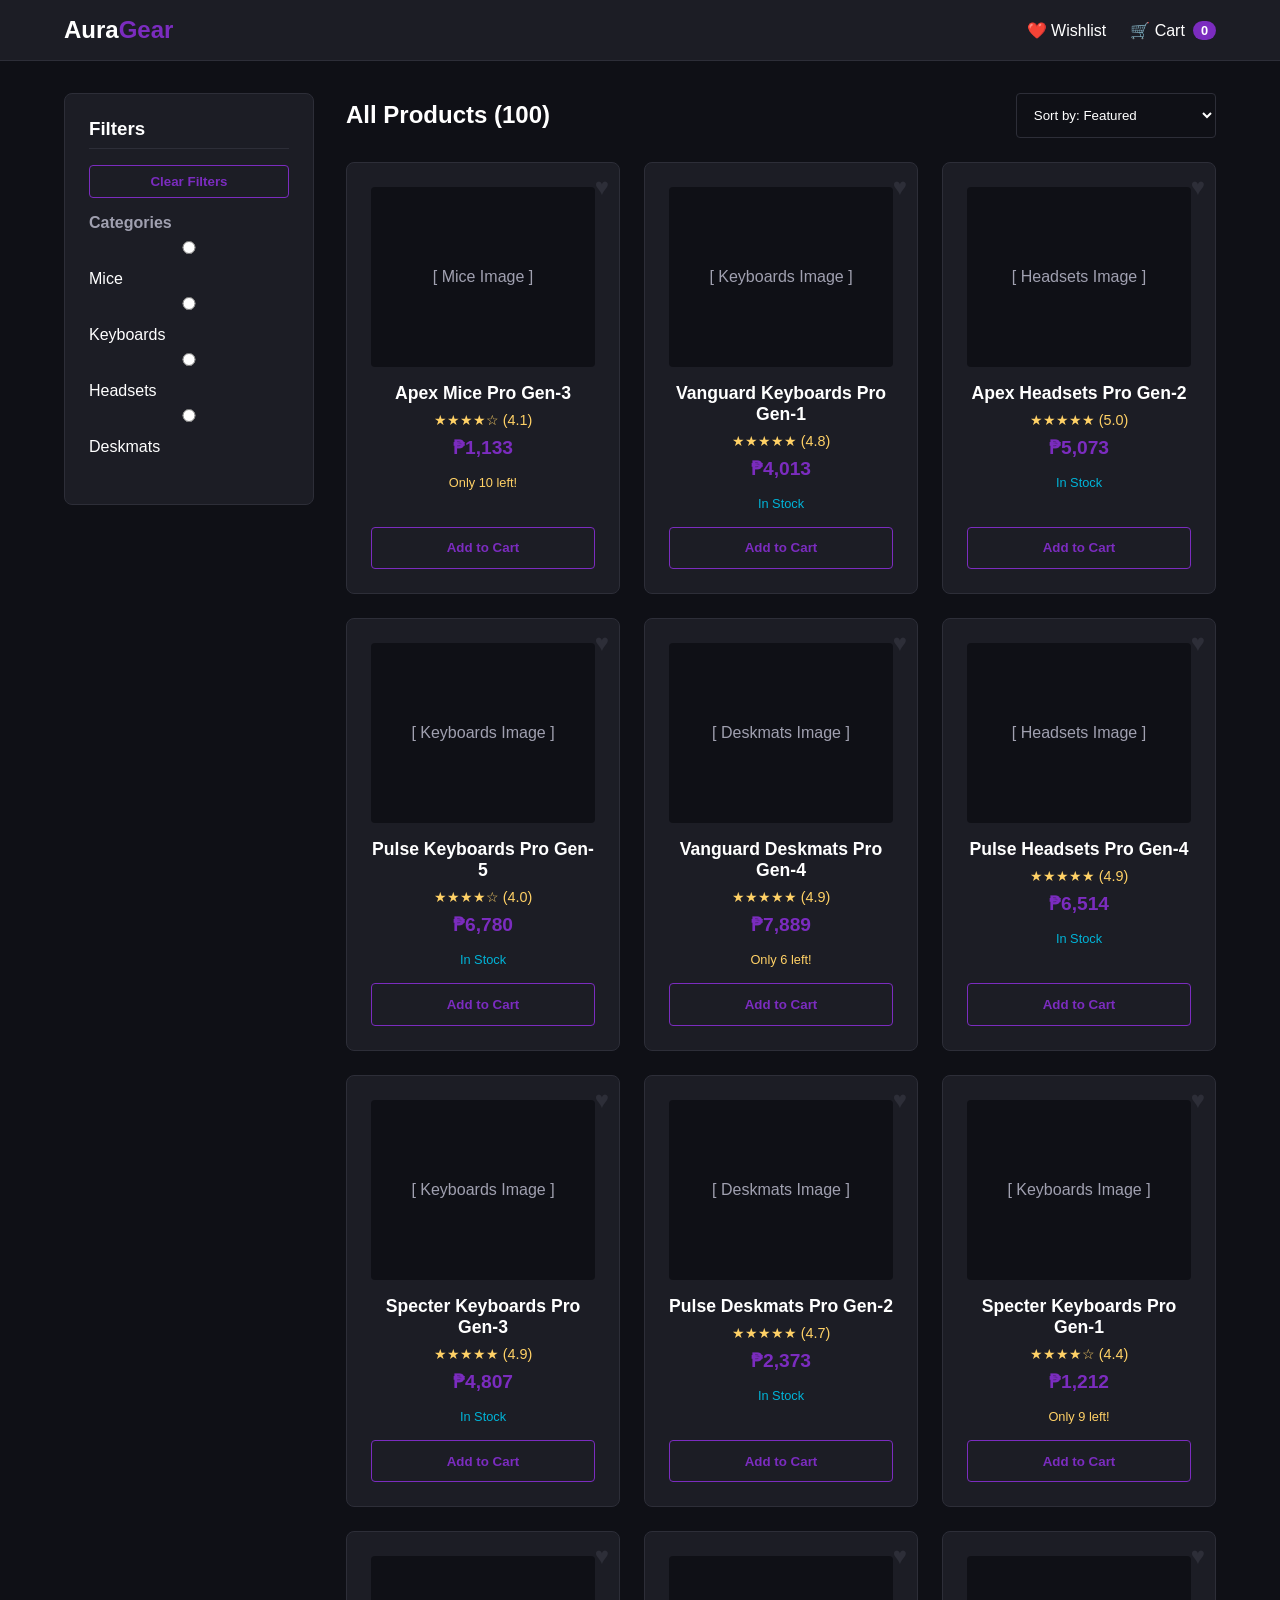
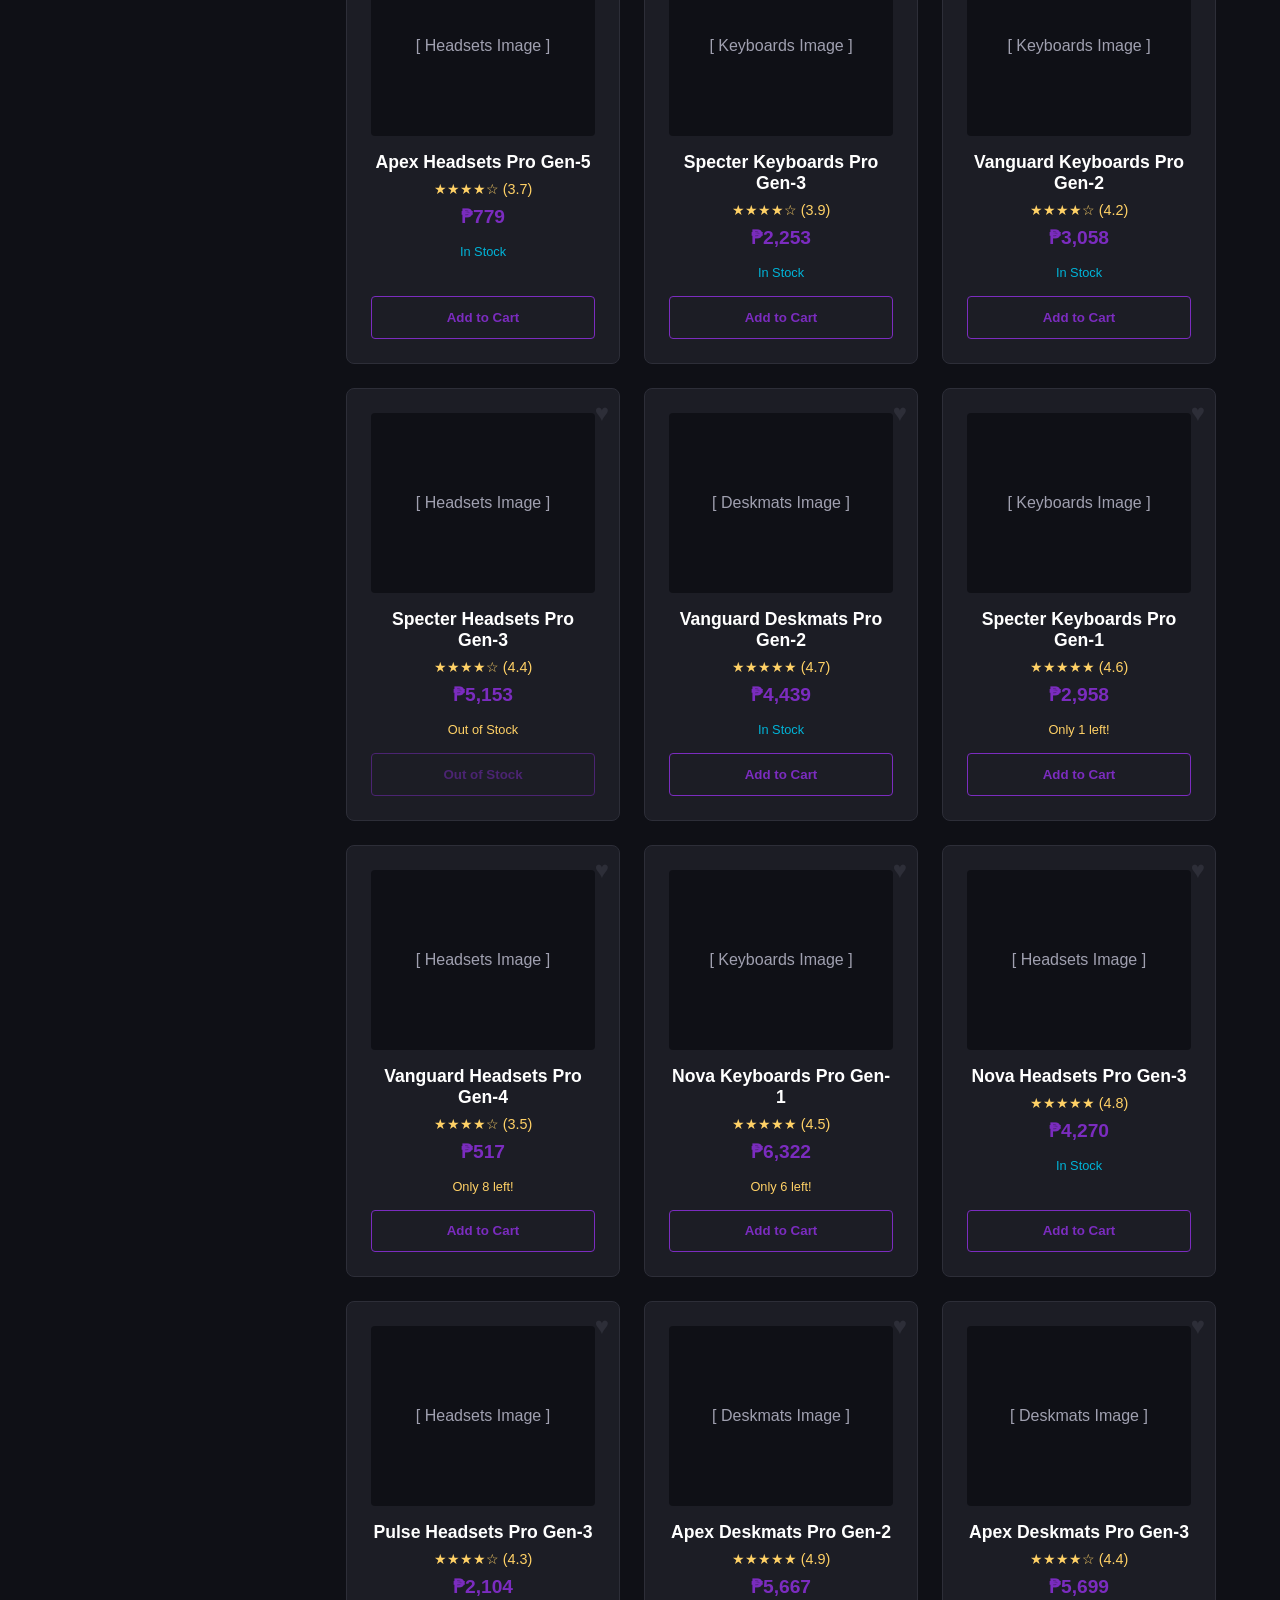
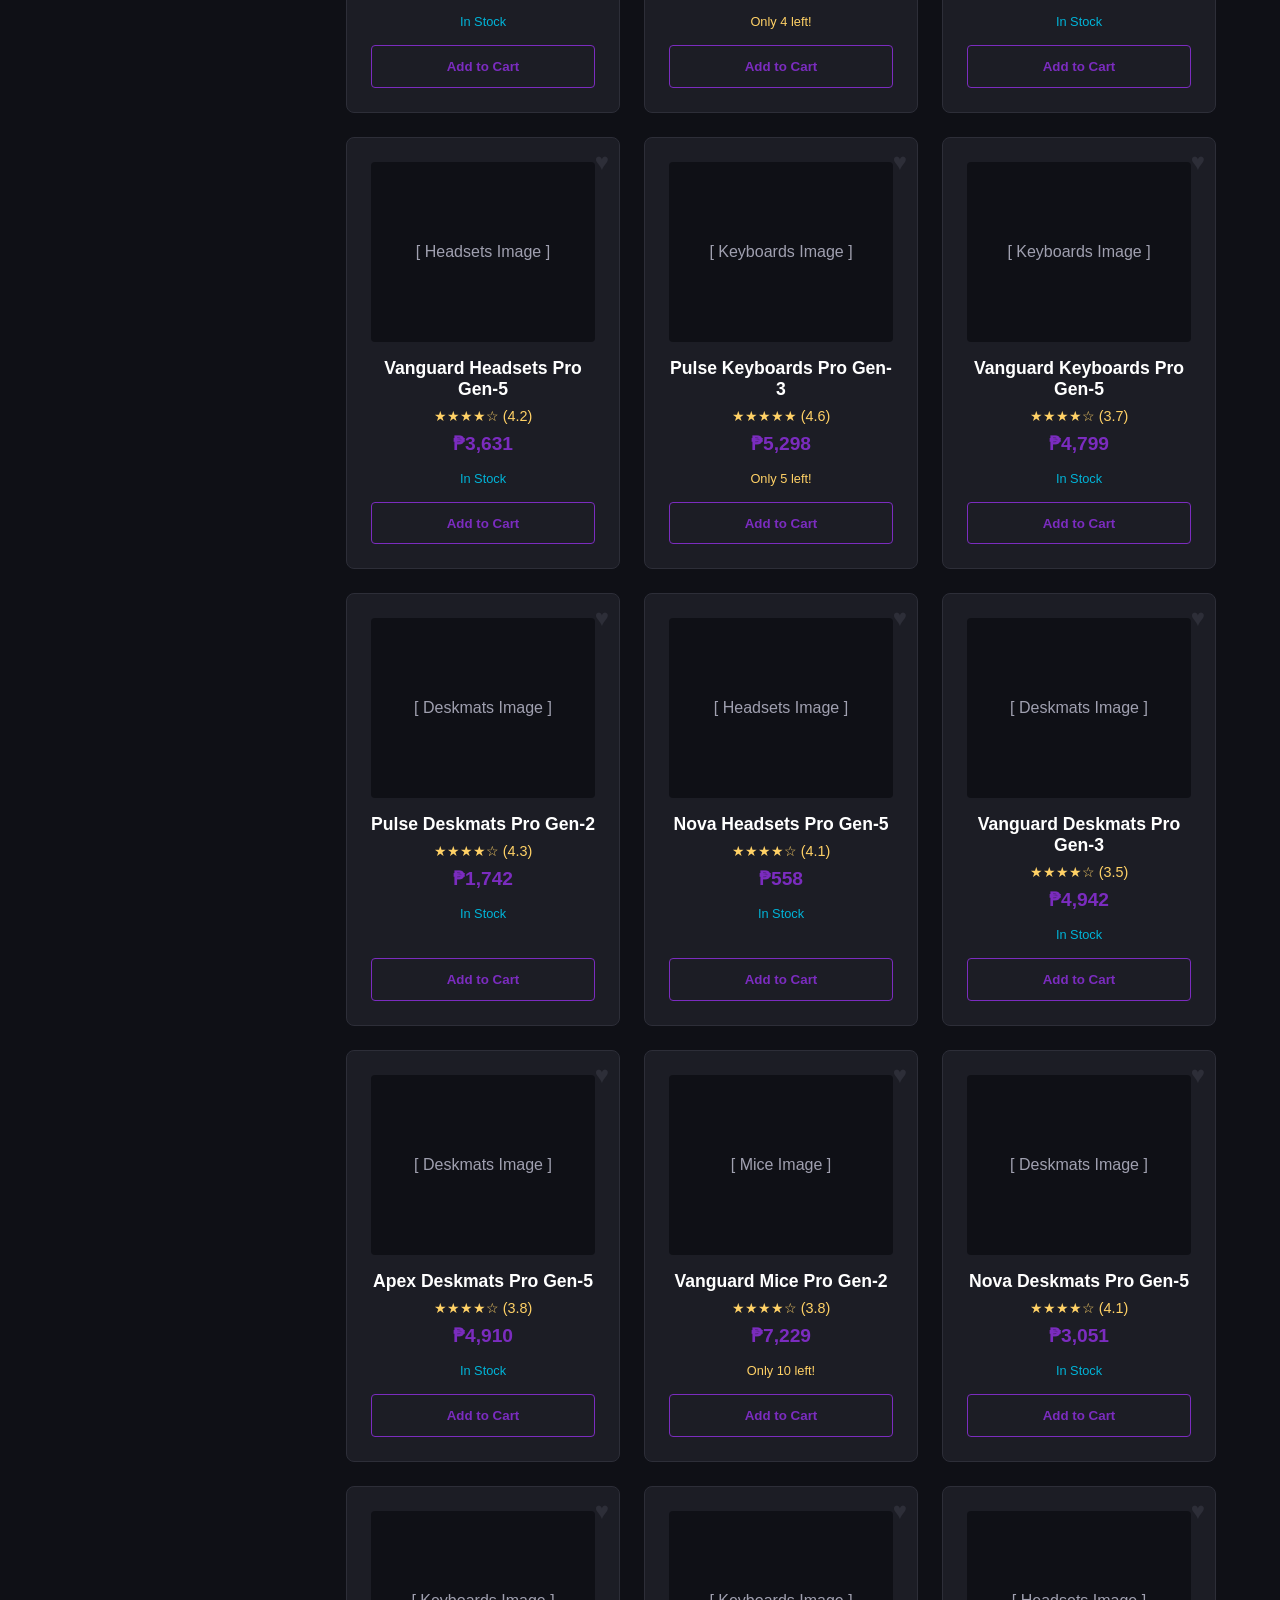
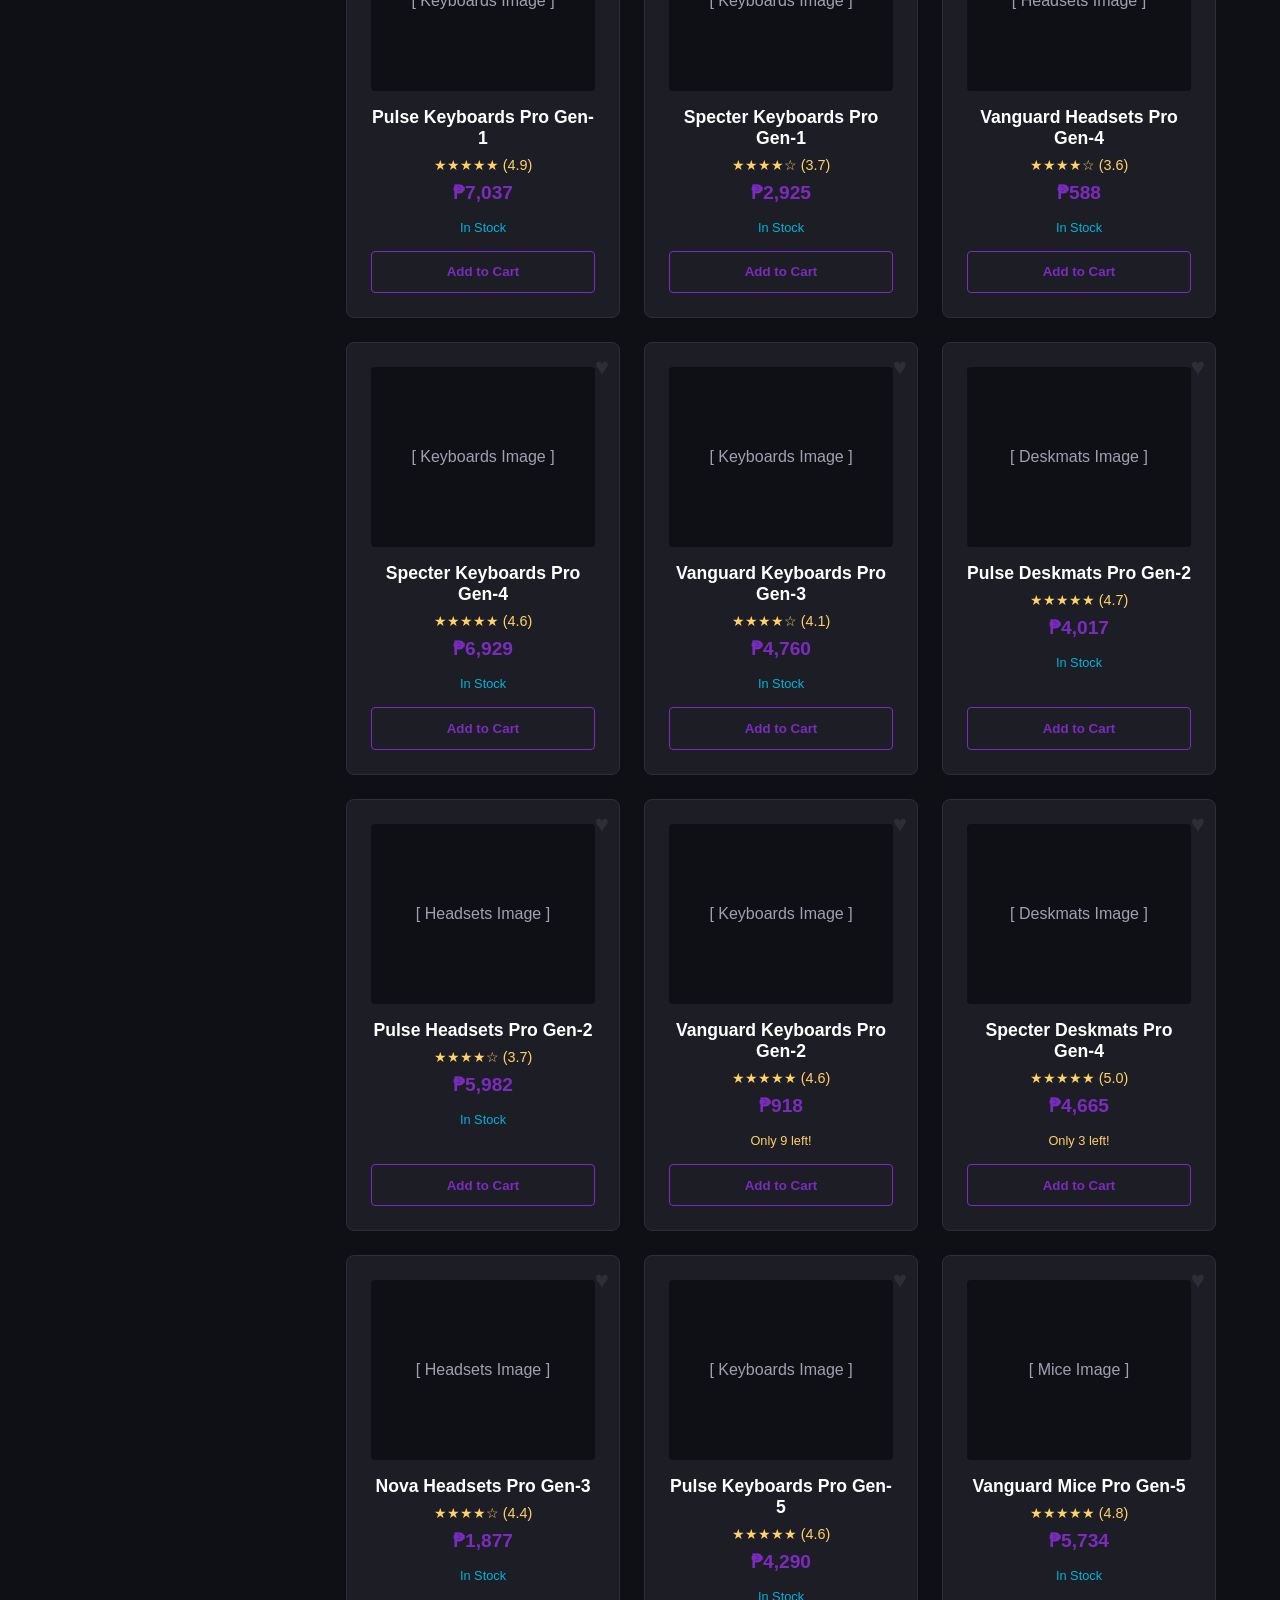
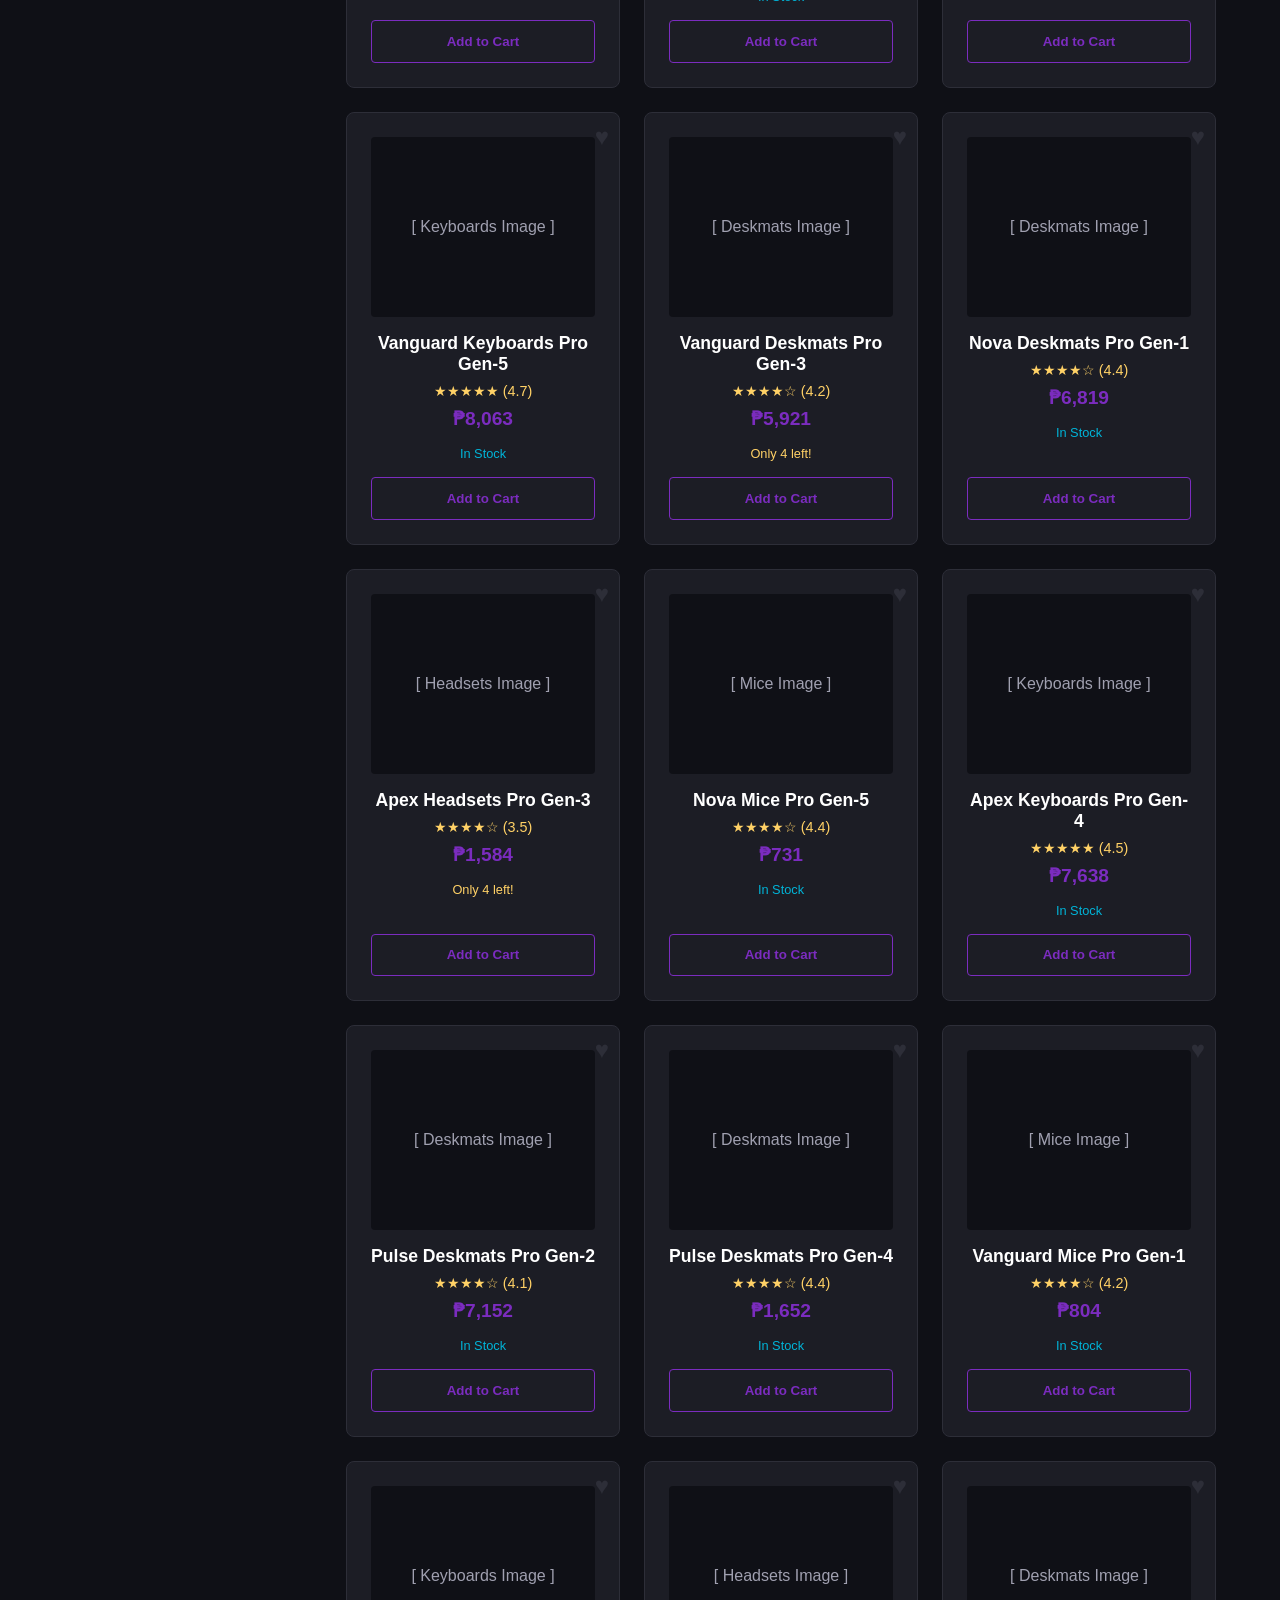
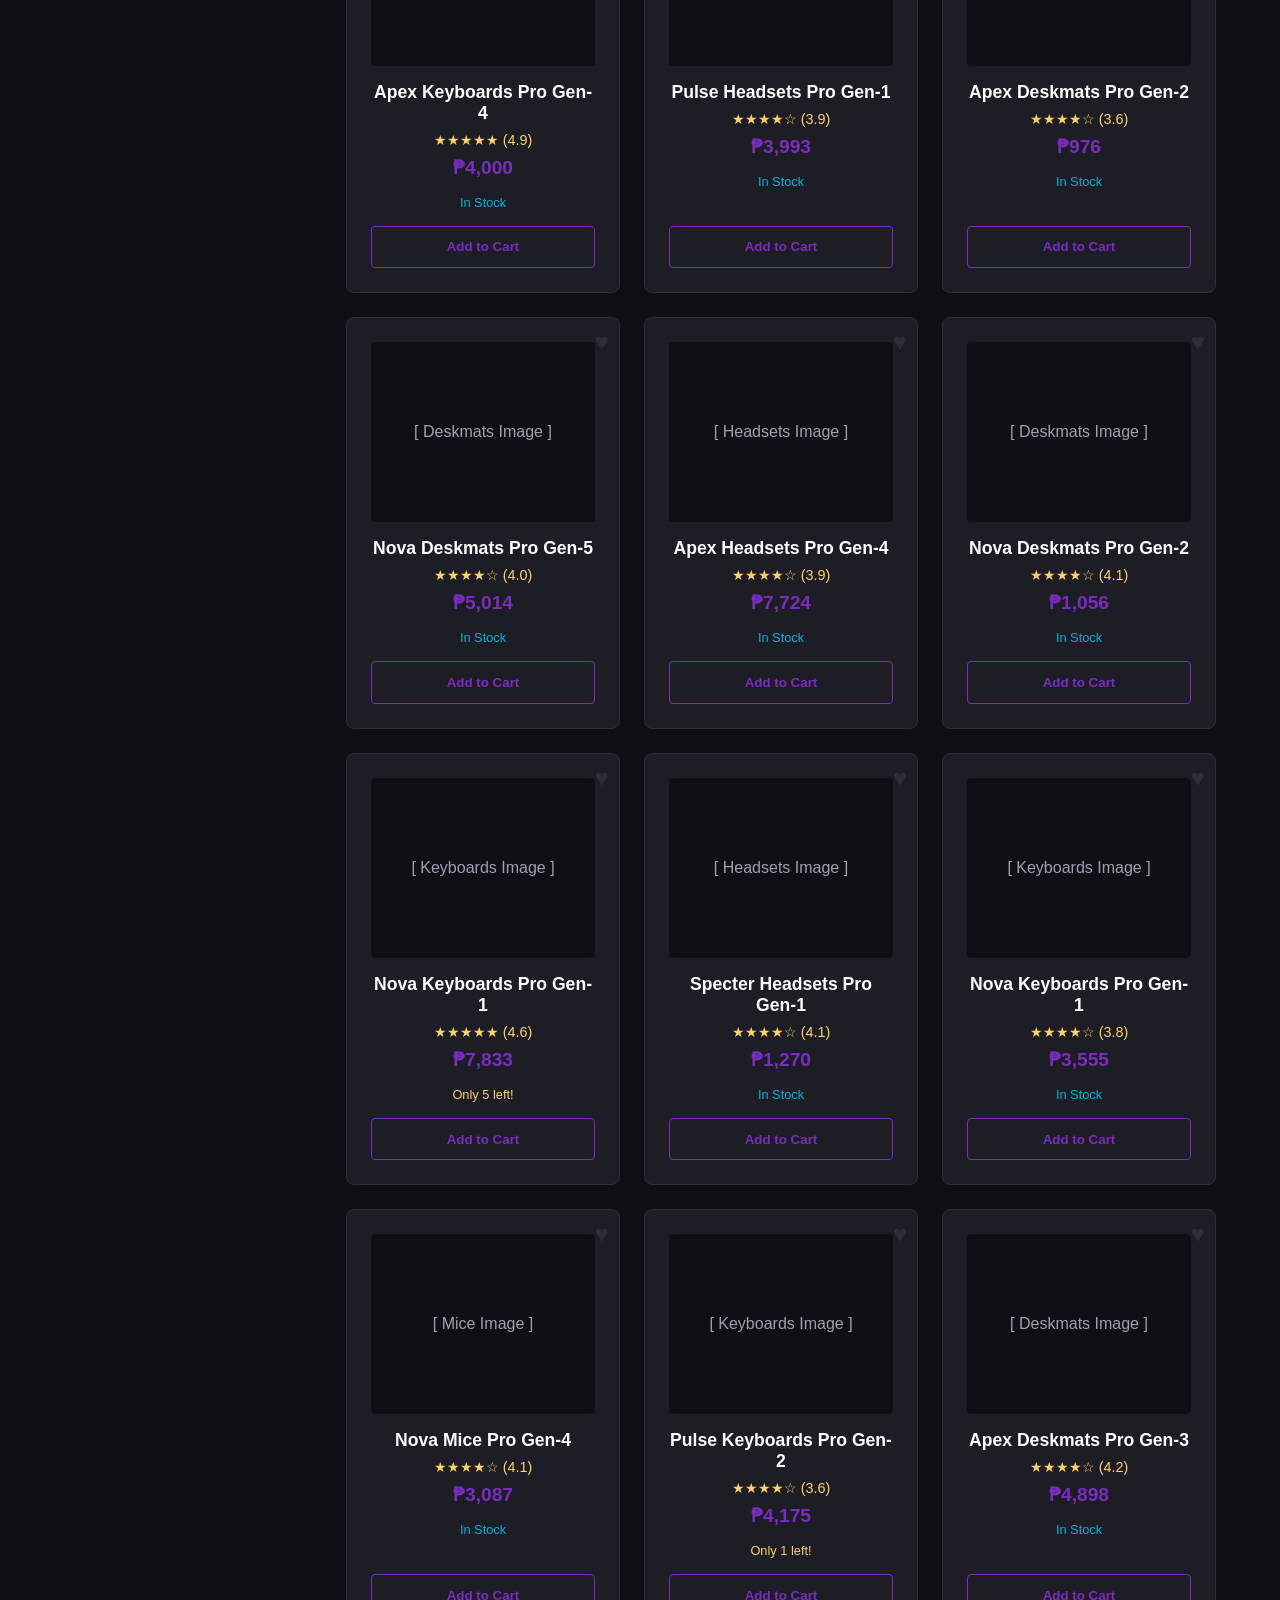
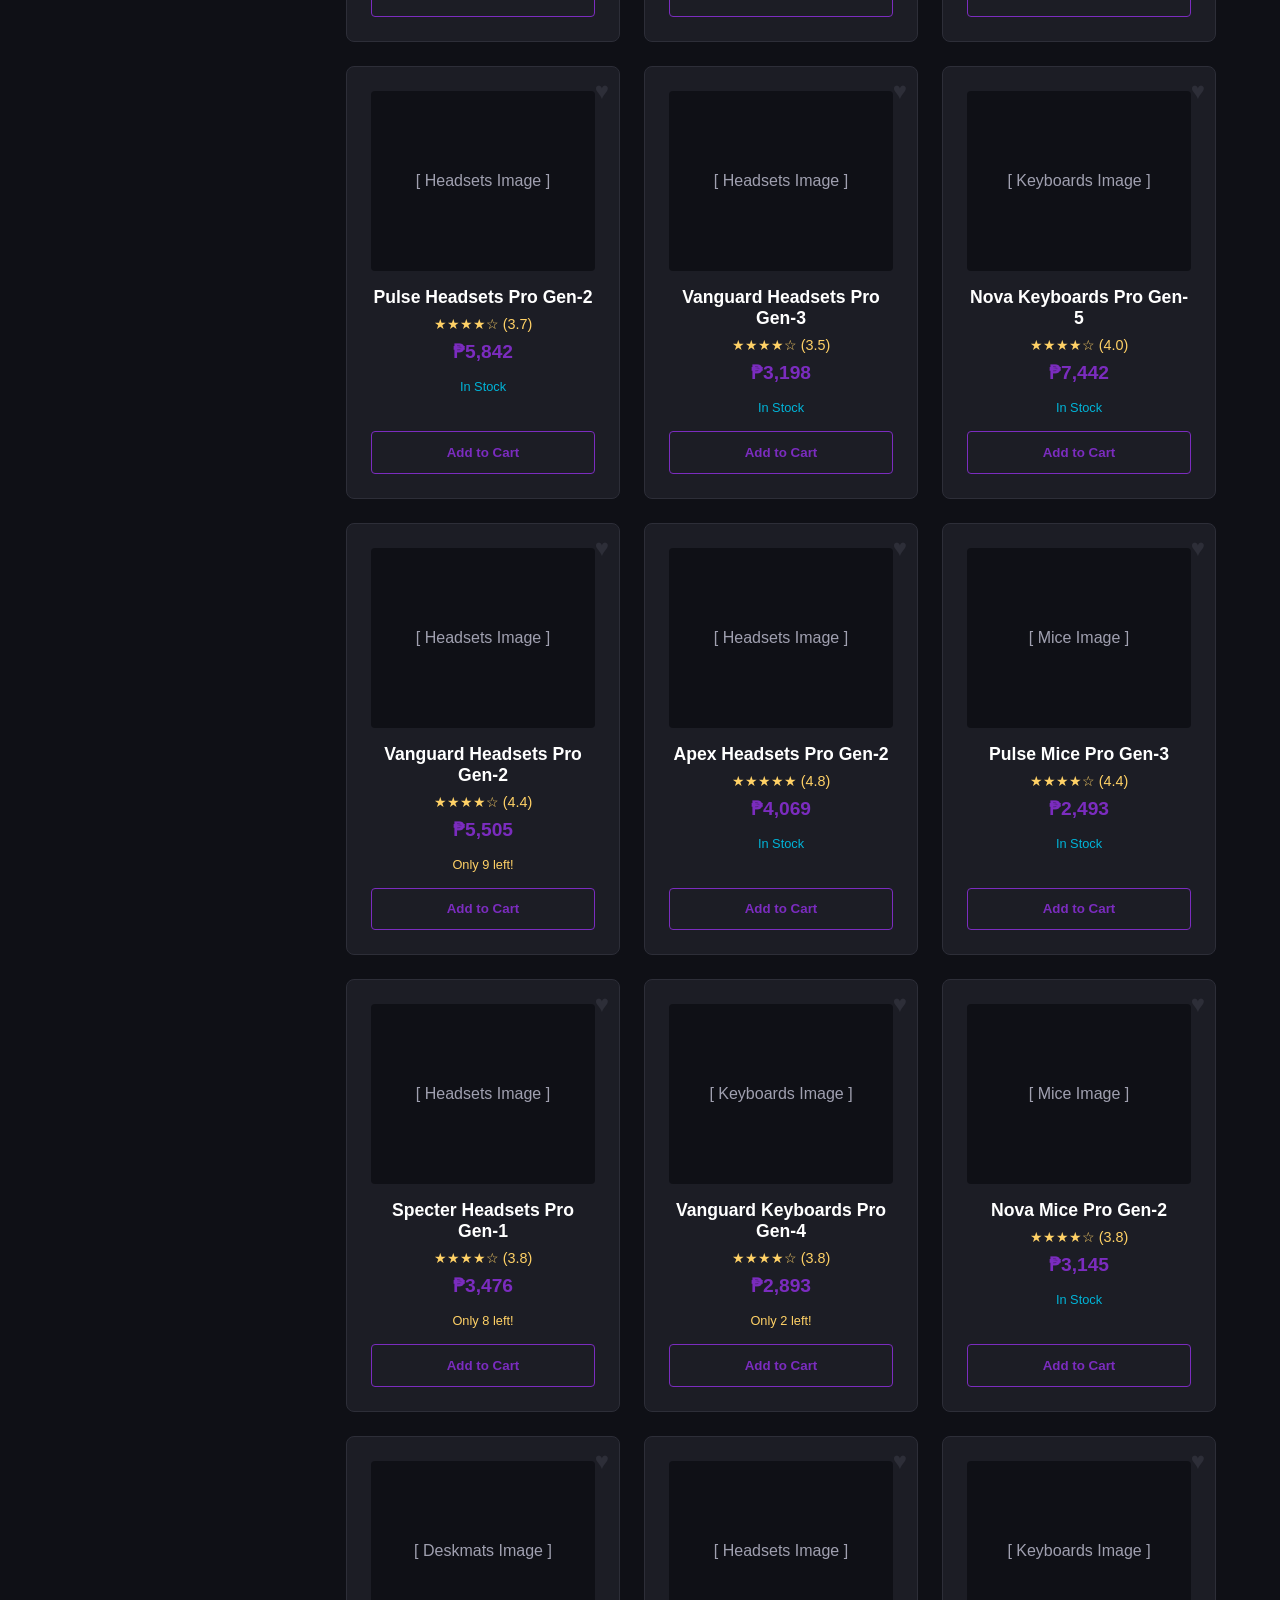
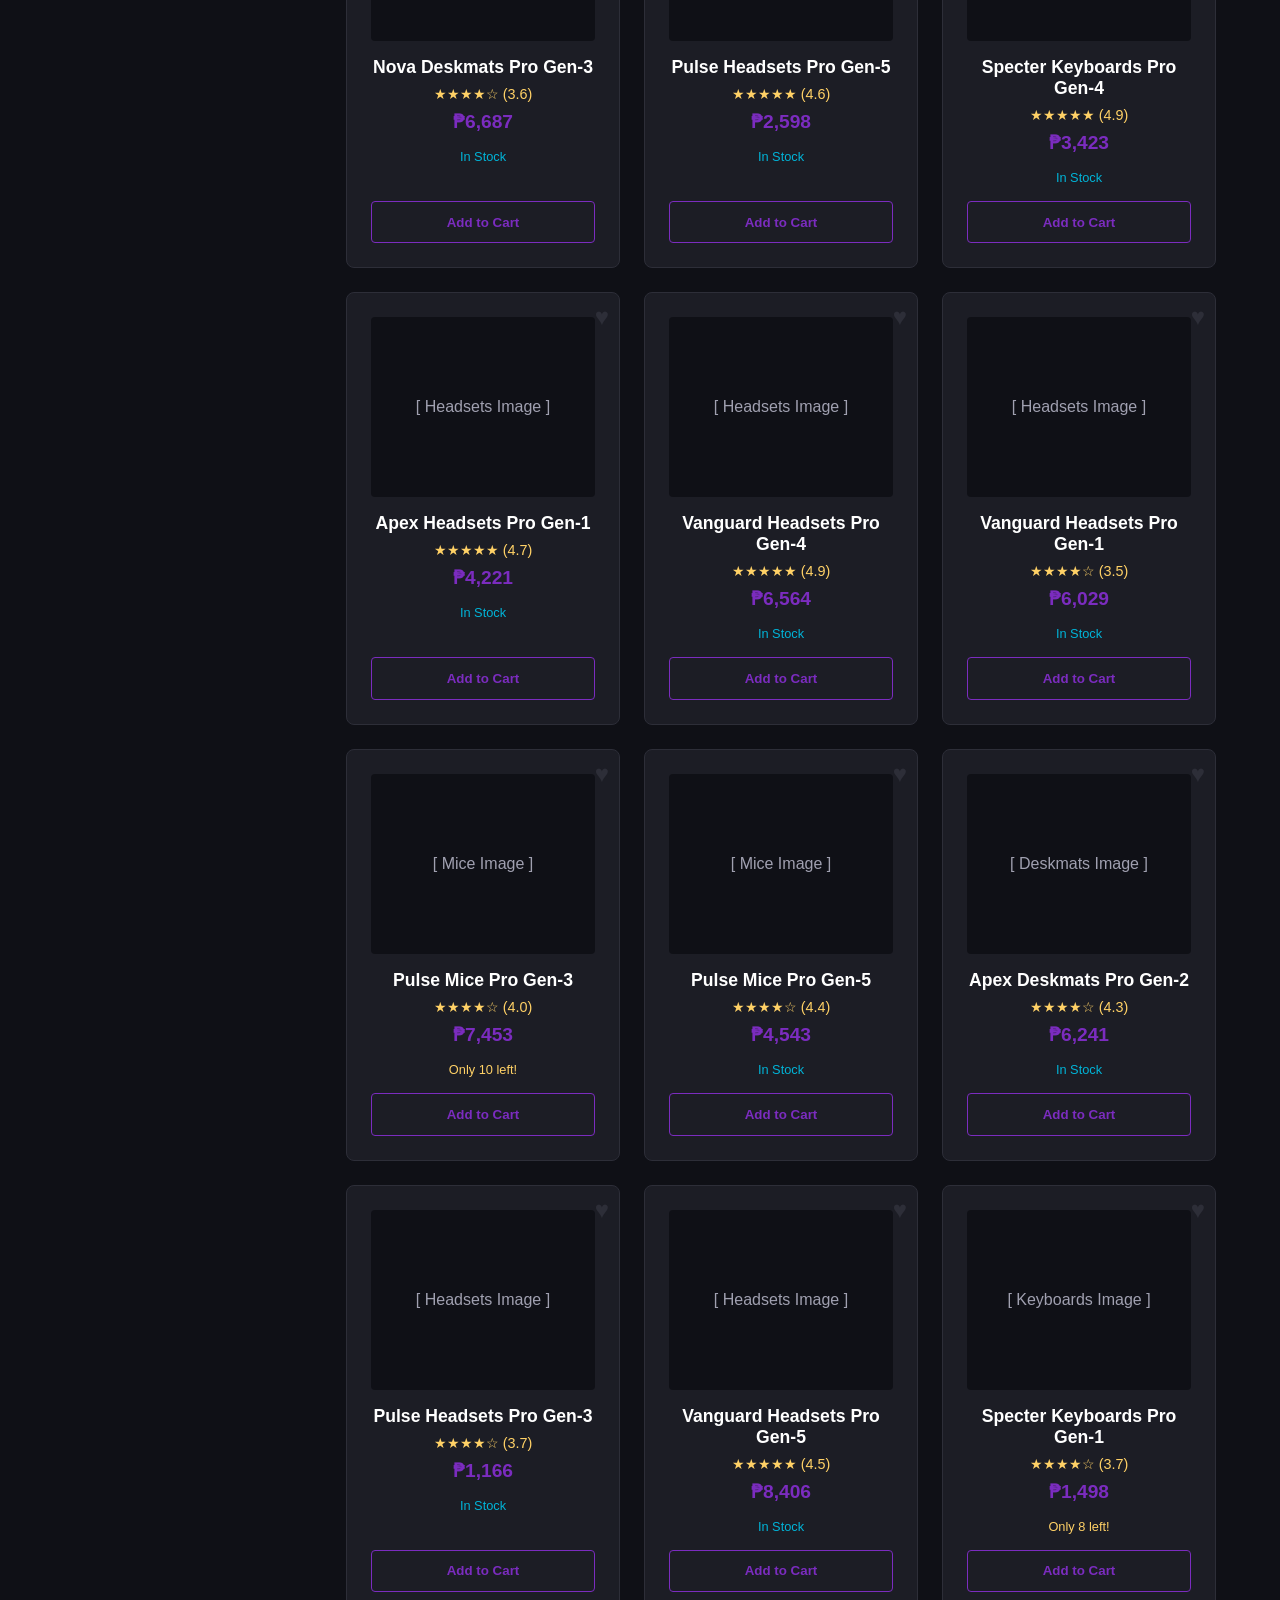
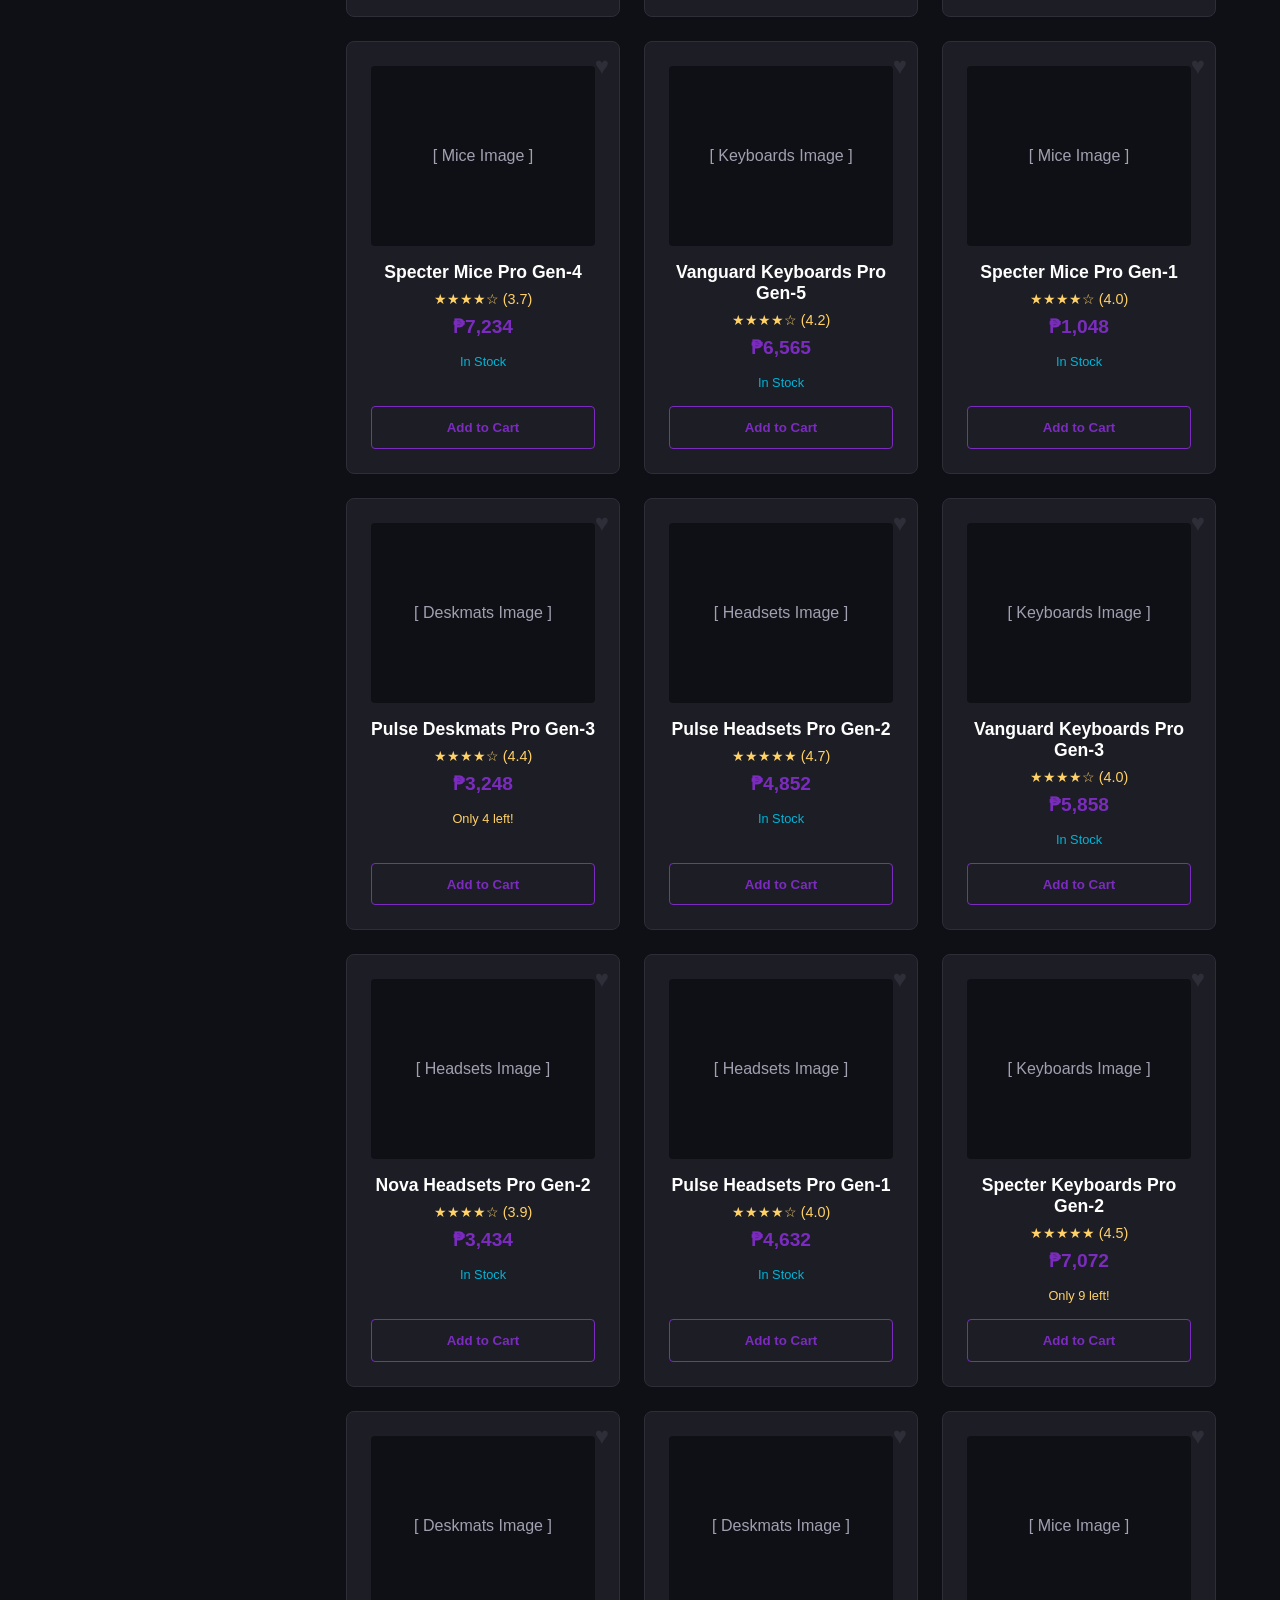
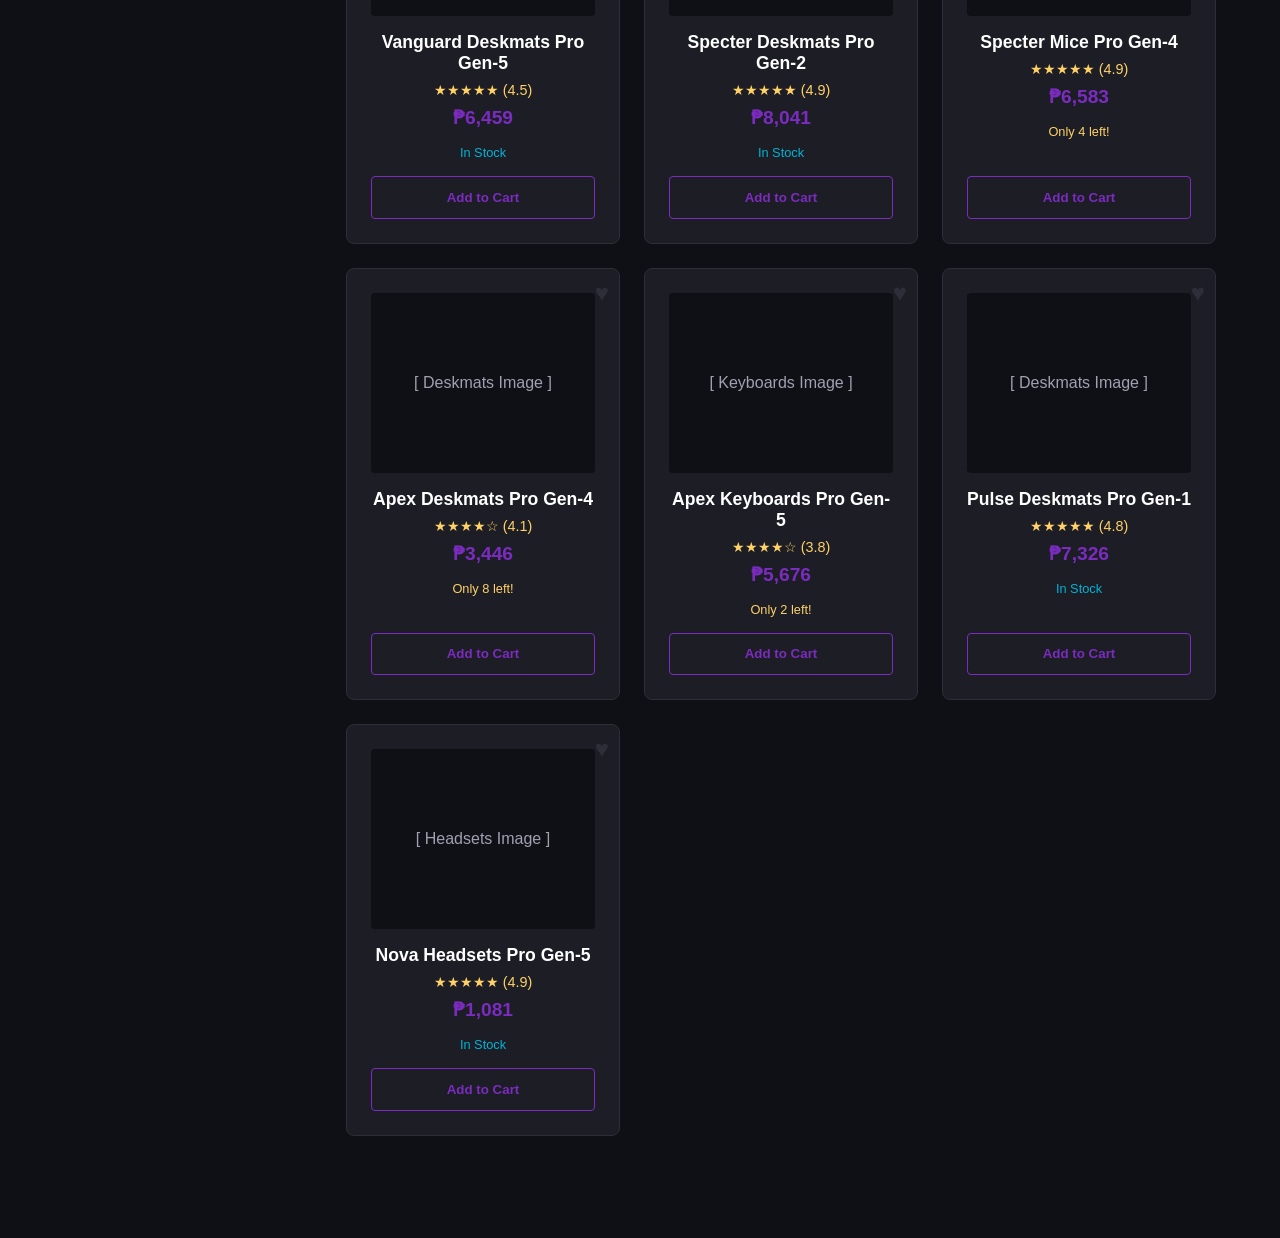
<file: rpgsumting-1.1/antigravity/act 3 someting/index.html>
<!DOCTYPE html>
<html lang="en">
<head>
    <meta charset="UTF-8">
    <meta name="viewport" content="width=device-width, initial-scale=1.0">
    <title>Aura Gear | Advanced E-Commerce</title>
    <link rel="stylesheet" href="style.css">
</head>
<body>

    <header>
        <div class="nav-container">
            <a onclick="navigate('home')" class="logo">Aura<span>Gear</span></a>
            <div class="nav-icons">
                <button class="nav-btn" onclick="filterWishlist()">❤️ Wishlist</button>
                <button class="nav-btn" onclick="openCart()">
                    🛒 Cart <span class="cart-badge" id="cart-count">0</span>
                </button>
            </div>
        </div>
    </header>

    <div id="view-home" class="app-view active">
        <aside class="filters">
            <h3 style="margin-bottom: 1rem; border-bottom: 1px solid #2d2e38; padding-bottom: 0.5rem;">Filters</h3>
            <button class="btn-outline" style="margin-bottom: 1rem; padding: 0.5rem;" onclick="renderProducts(allProducts)">Clear Filters</button>
            <div style="margin-bottom: 1.5rem;">
                <h4 style="margin-bottom: 0.5rem; color: var(--text-secondary);">Categories</h4>
                <div style="display: flex; flex-direction: column; gap: 0.5rem;">
                    <label><input type="radio" name="cat" onclick="filterCategory('Mice')"> Mice</label>
                    <label><input type="radio" name="cat" onclick="filterCategory('Keyboards')"> Keyboards</label>
                    <label><input type="radio" name="cat" onclick="filterCategory('Headsets')"> Headsets</label>
                    <label><input type="radio" name="cat" onclick="filterCategory('Deskmats')"> Deskmats</label>
                </div>
            </div>
        </aside>

        <main class="store-content">
            <div class="store-header">
                <h2>All Products (<span id="product-count">100</span>)</h2>
                <select id="sort-select" style="width: 200px; margin-bottom: 0;" onchange="sortProducts()">
                    <option value="default">Sort by: Featured</option>
                    <option value="price-low">Price: Low to High</option>
                    <option value="price-high">Price: High to Low</option>
                    <option value="rating">Top Rated</option>
                </select>
            </div>
            <div class="product-grid" id="product-grid"></div>
        </main>
    </div>

    <div class="overlay" id="overlay" onclick="closeCart()"></div>
    <div class="cart-sidebar" id="cart-sidebar">
        <div class="cart-header" style="display: flex; justify-content: space-between;">
            <h2>Your Cart</h2>
            <button class="close-btn" onclick="closeCart()">&times;</button>
        </div>
        <div class="cart-items" id="cart-items"></div>
        <div class="cart-footer">
            <div style="display: flex; justify-content: space-between; font-size: 1.2rem; font-weight: bold; margin-bottom: 1rem;">
                <span>Total:</span>
                <span id="cart-total-price">₱0</span>
            </div>
            <button class="btn-primary" onclick="alert('Proceeding to checkout workflow...')">Proceed to Checkout</button>
        </div>
    </div>

    <div id="toast-container"></div>

    <script src="app.js"></script>
</body>
</html>
</file>
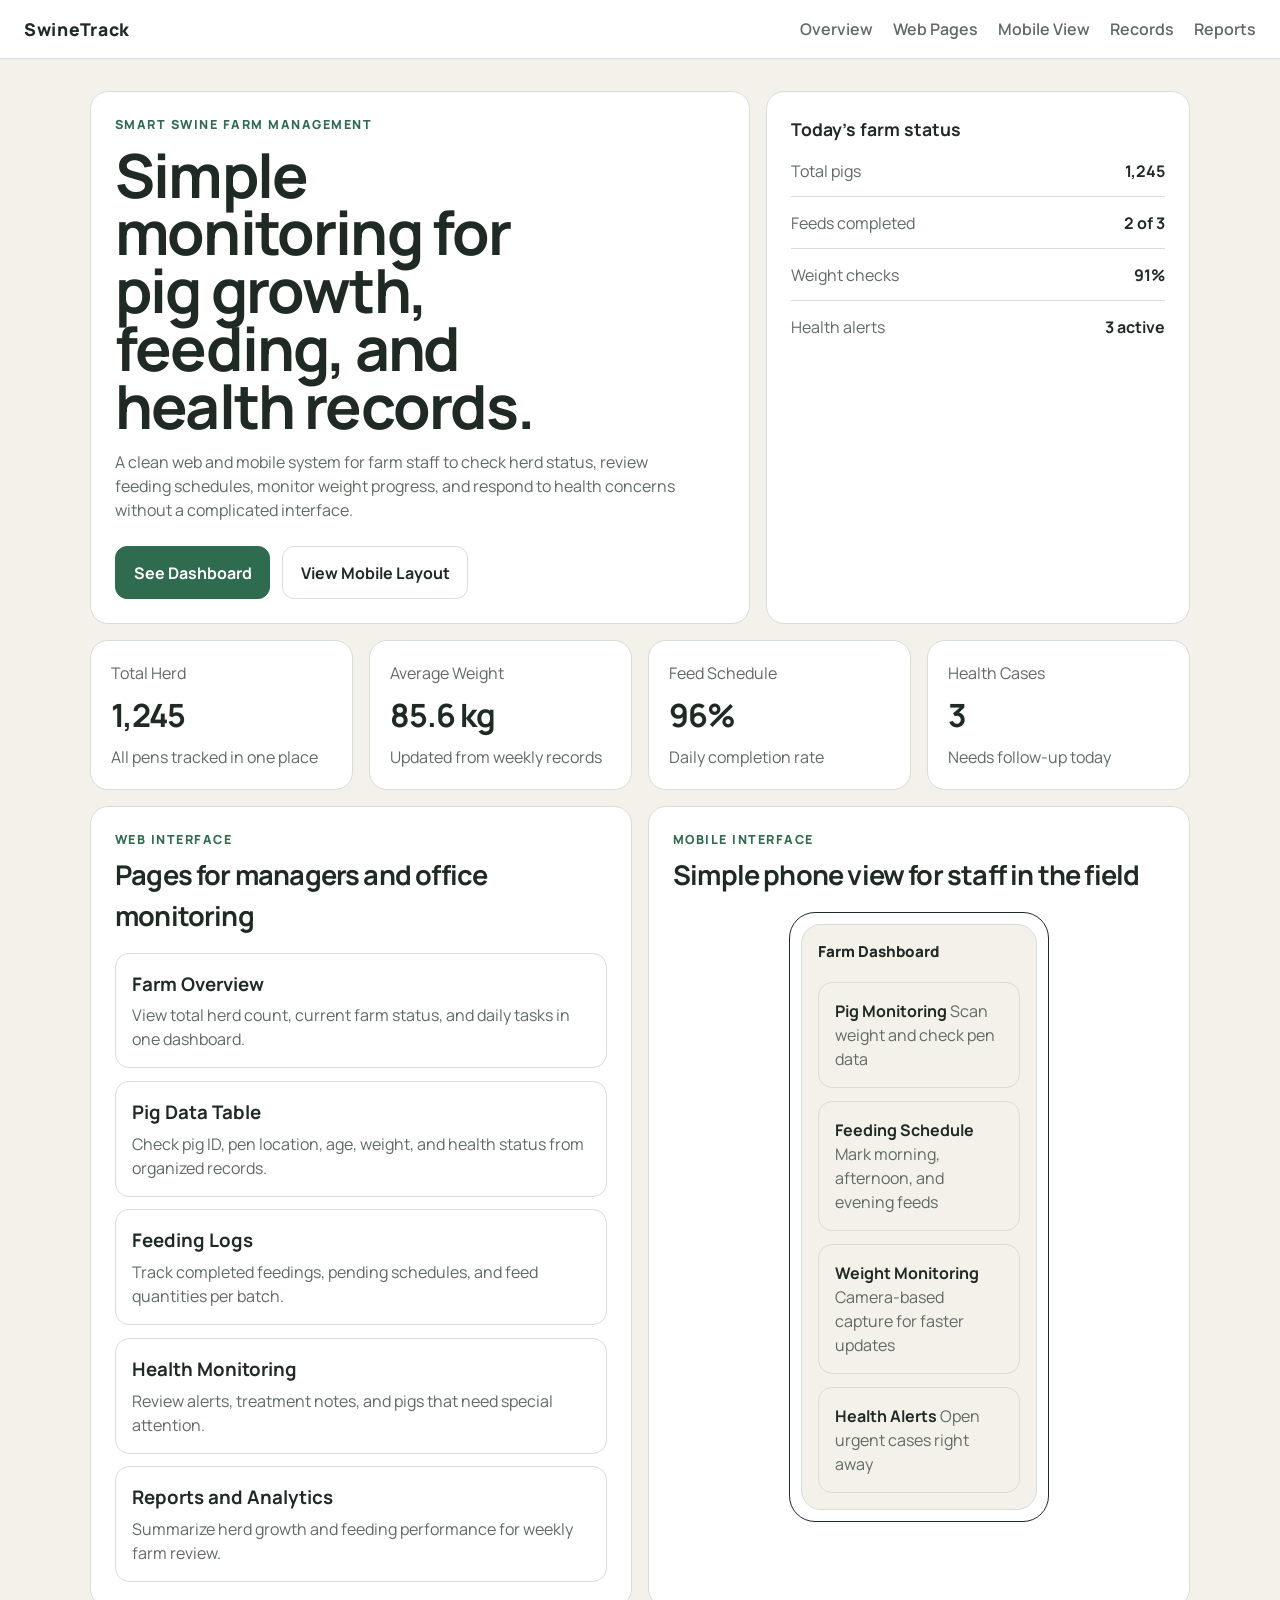
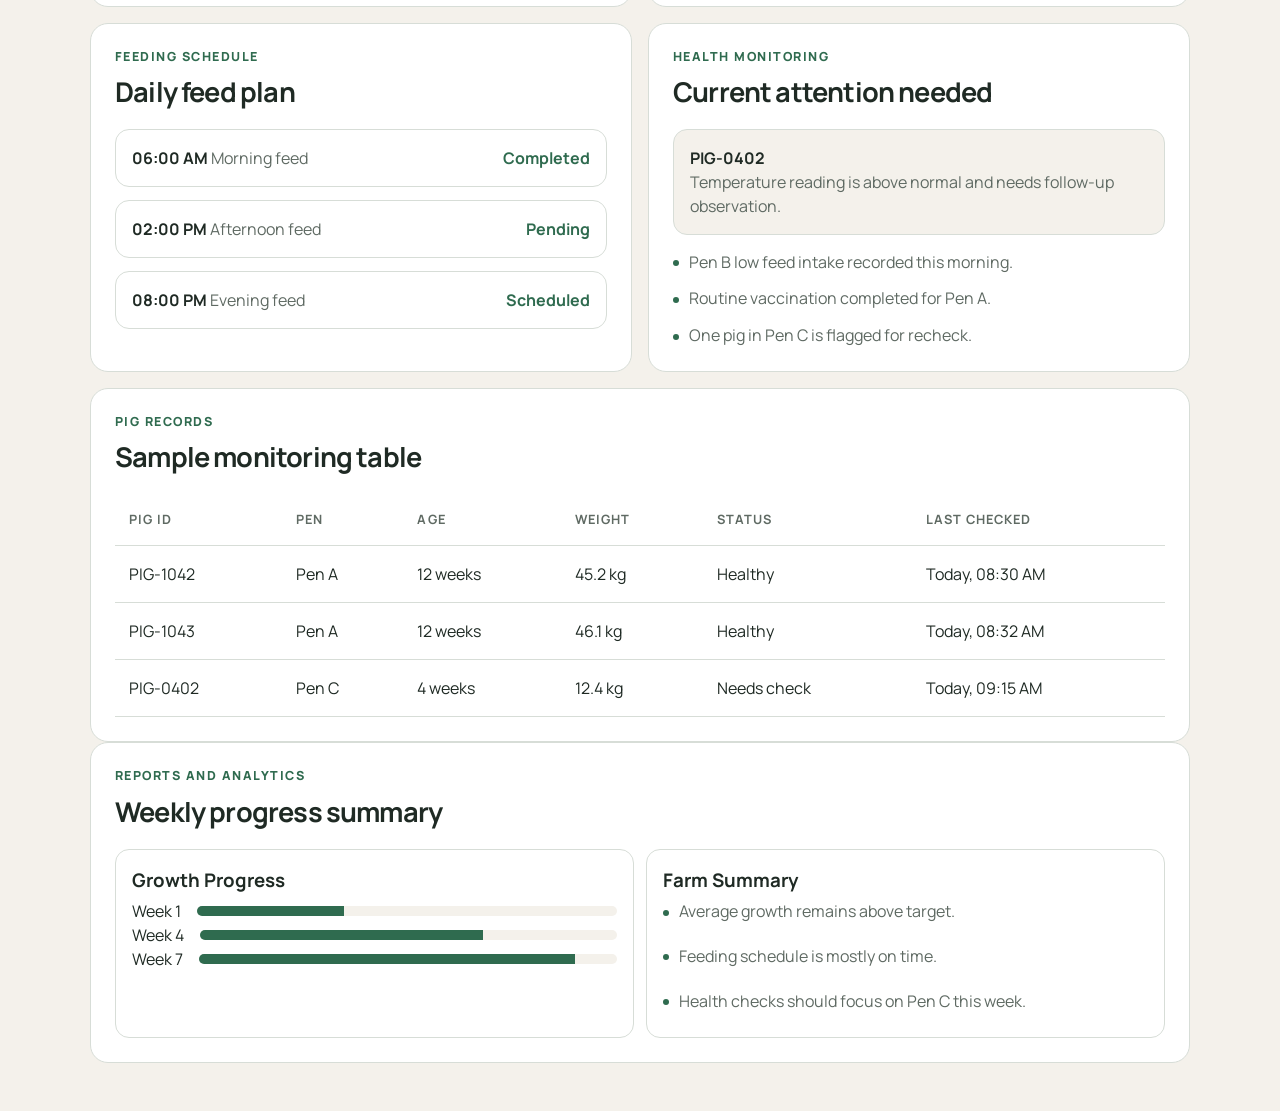
<file: rpgsumting-1.1/antigravity/smart-swine-farm - Copy/index.html>
<!DOCTYPE html>
<html lang="en">
<head>
    <meta charset="UTF-8">
    <meta name="viewport" content="width=device-width, initial-scale=1.0">
    <title>Smart Swine Farm Management</title>
    <link rel="preconnect" href="https://fonts.googleapis.com">
    <link rel="preconnect" href="https://fonts.gstatic.com" crossorigin>
    <link href="https://fonts.googleapis.com/css2?family=Manrope:wght@400;500;600;700;800&display=swap" rel="stylesheet">
    <link rel="stylesheet" href="style.css">
</head>
<body>
    <header class="site-header">
        <div class="brand">SwineTrack</div>
        <button class="menu-toggle" id="menu-toggle" aria-expanded="false" aria-controls="site-nav">Menu</button>
        <nav class="site-nav" id="site-nav">
            <a href="#overview">Overview</a>
            <a href="#web">Web Pages</a>
            <a href="#mobile">Mobile View</a>
            <a href="#records">Records</a>
            <a href="#reports">Reports</a>
        </nav>
    </header>

    <main class="page">
        <section class="hero">
            <div class="hero-copy">
                <p class="kicker">Smart Swine Farm Management</p>
                <h1>Simple monitoring for pig growth, feeding, and health records.</h1>
                <p class="hero-text">
                    A clean web and mobile system for farm staff to check herd status, review feeding schedules,
                    monitor weight progress, and respond to health concerns without a complicated interface.
                </p>
                <div class="hero-actions">
                    <a class="button button-primary" href="#overview">See Dashboard</a>
                    <a class="button button-secondary" href="#mobile">View Mobile Layout</a>
                </div>
            </div>

            <div class="hero-panel">
                <h2>Today's farm status</h2>
                <div class="status-list">
                    <div class="status-row">
                        <span>Total pigs</span>
                        <strong>1,245</strong>
                    </div>
                    <div class="status-row">
                        <span>Feeds completed</span>
                        <strong>2 of 3</strong>
                    </div>
                    <div class="status-row">
                        <span>Weight checks</span>
                        <strong>91%</strong>
                    </div>
                    <div class="status-row">
                        <span>Health alerts</span>
                        <strong>3 active</strong>
                    </div>
                </div>
            </div>
        </section>

        <section class="metrics" id="overview">
            <article class="metric-card">
                <p>Total Herd</p>
                <h2>1,245</h2>
                <span>All pens tracked in one place</span>
            </article>
            <article class="metric-card">
                <p>Average Weight</p>
                <h2>85.6 kg</h2>
                <span>Updated from weekly records</span>
            </article>
            <article class="metric-card">
                <p>Feed Schedule</p>
                <h2>96%</h2>
                <span>Daily completion rate</span>
            </article>
            <article class="metric-card">
                <p>Health Cases</p>
                <h2>3</h2>
                <span>Needs follow-up today</span>
            </article>
        </section>

        <section class="content-grid">
            <article class="panel" id="web">
                <div class="section-heading">
                    <p class="kicker">Web Interface</p>
                    <h2>Pages for managers and office monitoring</h2>
                </div>
                <div class="feature-list">
                    <div class="feature-item">
                        <h3>Farm Overview</h3>
                        <p>View total herd count, current farm status, and daily tasks in one dashboard.</p>
                    </div>
                    <div class="feature-item">
                        <h3>Pig Data Table</h3>
                        <p>Check pig ID, pen location, age, weight, and health status from organized records.</p>
                    </div>
                    <div class="feature-item">
                        <h3>Feeding Logs</h3>
                        <p>Track completed feedings, pending schedules, and feed quantities per batch.</p>
                    </div>
                    <div class="feature-item">
                        <h3>Health Monitoring</h3>
                        <p>Review alerts, treatment notes, and pigs that need special attention.</p>
                    </div>
                    <div class="feature-item">
                        <h3>Reports and Analytics</h3>
                        <p>Summarize herd growth and feeding performance for weekly farm review.</p>
                    </div>
                </div>
            </article>

            <article class="panel" id="mobile">
                <div class="section-heading">
                    <p class="kicker">Mobile Interface</p>
                    <h2>Simple phone view for staff in the field</h2>
                </div>
                <div class="phone-frame">
                    <div class="phone-screen">
                        <p class="phone-title">Farm Dashboard</p>
                        <div class="phone-block">
                            <strong>Pig Monitoring</strong>
                            <span>Scan weight and check pen data</span>
                        </div>
                        <div class="phone-block">
                            <strong>Feeding Schedule</strong>
                            <span>Mark morning, afternoon, and evening feeds</span>
                        </div>
                        <div class="phone-block">
                            <strong>Weight Monitoring</strong>
                            <span>Camera-based capture for faster updates</span>
                        </div>
                        <div class="phone-block">
                            <strong>Health Alerts</strong>
                            <span>Open urgent cases right away</span>
                        </div>
                    </div>
                </div>
            </article>
        </section>

        <section class="content-grid">
            <article class="panel">
                <div class="section-heading">
                    <p class="kicker">Feeding Schedule</p>
                    <h2>Daily feed plan</h2>
                </div>
                <div class="schedule-list">
                    <div class="schedule-item">
                        <div>
                            <strong>06:00 AM</strong>
                            <span>Morning feed</span>
                        </div>
                        <em>Completed</em>
                    </div>
                    <div class="schedule-item">
                        <div>
                            <strong>02:00 PM</strong>
                            <span>Afternoon feed</span>
                        </div>
                        <em>Pending</em>
                    </div>
                    <div class="schedule-item">
                        <div>
                            <strong>08:00 PM</strong>
                            <span>Evening feed</span>
                        </div>
                        <em>Scheduled</em>
                    </div>
                </div>
            </article>

            <article class="panel">
                <div class="section-heading">
                    <p class="kicker">Health Monitoring</p>
                    <h2>Current attention needed</h2>
                </div>
                <div class="alert-box">
                    <strong>PIG-0402</strong>
                    <p>Temperature reading is above normal and needs follow-up observation.</p>
                </div>
                <ul class="note-list">
                    <li>Pen B low feed intake recorded this morning.</li>
                    <li>Routine vaccination completed for Pen A.</li>
                    <li>One pig in Pen C is flagged for recheck.</li>
                </ul>
            </article>
        </section>

        <section class="panel" id="records">
            <div class="section-heading">
                <p class="kicker">Pig Records</p>
                <h2>Sample monitoring table</h2>
            </div>
            <div class="table-wrap">
                <table class="record-table">
                    <thead>
                        <tr>
                            <th>Pig ID</th>
                            <th>Pen</th>
                            <th>Age</th>
                            <th>Weight</th>
                            <th>Status</th>
                            <th>Last Checked</th>
                        </tr>
                    </thead>
                    <tbody>
                        <tr>
                            <td data-label="Pig ID">PIG-1042</td>
                            <td data-label="Pen">Pen A</td>
                            <td data-label="Age">12 weeks</td>
                            <td data-label="Weight">45.2 kg</td>
                            <td data-label="Status">Healthy</td>
                            <td data-label="Last Checked">Today, 08:30 AM</td>
                        </tr>
                        <tr>
                            <td data-label="Pig ID">PIG-1043</td>
                            <td data-label="Pen">Pen A</td>
                            <td data-label="Age">12 weeks</td>
                            <td data-label="Weight">46.1 kg</td>
                            <td data-label="Status">Healthy</td>
                            <td data-label="Last Checked">Today, 08:32 AM</td>
                        </tr>
                        <tr>
                            <td data-label="Pig ID">PIG-0402</td>
                            <td data-label="Pen">Pen C</td>
                            <td data-label="Age">4 weeks</td>
                            <td data-label="Weight">12.4 kg</td>
                            <td data-label="Status">Needs check</td>
                            <td data-label="Last Checked">Today, 09:15 AM</td>
                        </tr>
                    </tbody>
                </table>
            </div>
        </section>

        <section class="panel" id="reports">
            <div class="section-heading">
                <p class="kicker">Reports and Analytics</p>
                <h2>Weekly progress summary</h2>
            </div>
            <div class="report-grid">
                <article class="report-card">
                    <h3>Growth Progress</h3>
                    <div class="bar-row">
                        <span>Week 1</span>
                        <div class="bar"><span style="width: 35%;"></span></div>
                    </div>
                    <div class="bar-row">
                        <span>Week 4</span>
                        <div class="bar"><span style="width: 68%;"></span></div>
                    </div>
                    <div class="bar-row">
                        <span>Week 7</span>
                        <div class="bar"><span style="width: 90%;"></span></div>
                    </div>
                </article>
                <article class="report-card">
                    <h3>Farm Summary</h3>
                    <ul class="note-list compact">
                        <li>Average growth remains above target.</li>
                        <li>Feeding schedule is mostly on time.</li>
                        <li>Health checks should focus on Pen C this week.</li>
                    </ul>
                </article>
            </div>
        </section>
    </main>

    <script src="app.js"></script>
</body>
</html>
</file>
<file: rpgsumting-1.1/antigravity/act 3 someting/style.css>
/* --- CSS Variables --- */
:root {
    --bg-color: #0f1016; 
    --surface-color: #1c1d25; 
    --accent-color: #7b2cbf; 
    --accent-hover: #9d4edd;
    --text-primary: #ffffff;
    --text-secondary: #a0a0b0;
    --border-color: #2d2e38;
    --success-color: #00b4d8;
    --danger-color: #ef476f;
    --warning-color: #ffd166;
    --transition: all 0.3s ease;
}

* { margin: 0; padding: 0; box-sizing: border-box; font-family: 'Segoe UI', sans-serif; }
body { background-color: var(--bg-color); color: var(--text-primary); overflow-x: hidden; padding-bottom: 70px; }

button { cursor: pointer; }
input, select { background: var(--bg-color); color: var(--text-primary); border: 1px solid var(--border-color); padding: 0.8rem; border-radius: 4px; width: 100%; margin-bottom: 1rem; outline: none; }
select { cursor: pointer; }

/* --- Layout & Navigation --- */
header { background-color: var(--surface-color); border-bottom: 1px solid var(--border-color); position: sticky; top: 0; z-index: 100; }
.nav-container { display: flex; justify-content: space-between; align-items: center; padding: 1rem 5%; max-width: 1400px; margin: 0 auto; }
.logo { font-size: 1.5rem; font-weight: bold; color: var(--text-primary); text-decoration: none; cursor: pointer; }
.logo span { color: var(--accent-color); }
.nav-icons { display: flex; gap: 1.5rem; }
.nav-btn { background: none; border: none; color: var(--text-primary); font-size: 1rem; display: flex; align-items: center; gap: 0.5rem; transition: var(--transition); }
.nav-btn:hover { color: var(--accent-color); }
.cart-badge { background-color: var(--accent-color); padding: 2px 8px; border-radius: 12px; font-size: 0.8rem; font-weight: bold; }

/* --- Views --- */
.app-view { display: none; max-width: 1400px; margin: 2rem auto; padding: 0 5%; animation: fadeIn 0.4s ease; }
.app-view.active { display: flex; gap: 2rem; }
@keyframes fadeIn { from { opacity: 0; transform: translateY(10px); } to { opacity: 1; transform: translateY(0); } }

/* --- Store Interface (Filters & Grid) --- */
.filters { width: 250px; flex-shrink: 0; background-color: var(--surface-color); padding: 1.5rem; border-radius: 8px; border: 1px solid var(--border-color); height: fit-content; position: sticky; top: 90px; }
.store-header { display: flex; justify-content: space-between; align-items: center; margin-bottom: 1.5rem; width: 100%; }
.store-content { flex: 1; display: flex; flex-direction: column; }

.product-grid { display: grid; grid-template-columns: repeat(auto-fill, minmax(250px, 1fr)); gap: 1.5rem; }
.product-card { background-color: var(--surface-color); border: 1px solid var(--border-color); border-radius: 8px; padding: 1.5rem; text-align: center; transition: var(--transition); position: relative; display: flex; flex-direction: column; }
.product-card:hover { transform: translateY(-5px); border-color: var(--accent-color); box-shadow: 0 8px 20px rgba(0,0,0,0.4); }

.wishlist-btn { position: absolute; top: 10px; right: 10px; background: none; border: none; font-size: 1.5rem; color: var(--border-color); transition: var(--transition); z-index: 10; }
.wishlist-btn.active { color: var(--danger-color); }
.wishlist-btn:hover { transform: scale(1.1); }

.product-img { width: 100%; height: 180px; background-color: var(--bg-color); border-radius: 4px; margin-bottom: 1rem; display: flex; align-items: center; justify-content: center; color: var(--text-secondary); cursor: pointer; }
.product-title { font-size: 1.1rem; margin-bottom: 0.5rem; cursor: pointer; }
.product-rating { color: var(--warning-color); font-size: 0.9rem; margin-bottom: 0.5rem; }
.product-price { color: var(--accent-color); font-weight: bold; font-size: 1.2rem; margin-bottom: 1rem; }
.product-stock { font-size: 0.8rem; margin-bottom: 1rem; color: var(--success-color); }
.product-stock.low { color: var(--warning-color); }

.btn-outline { width: 100%; padding: 0.8rem; background-color: transparent; border: 1px solid var(--accent-color); color: var(--accent-color); border-radius: 4px; font-weight: bold; transition: var(--transition); margin-top: auto; }
.btn-outline:hover { background-color: var(--accent-color); color: white; }

/* --- Toast Notifications (HCI Feedback) --- */
#toast-container { position: fixed; bottom: 20px; right: 20px; display: flex; flex-direction: column; gap: 10px; z-index: 2000; }
.toast { background-color: var(--surface-color); border-left: 4px solid var(--accent-color); color: white; padding: 1rem 1.5rem; border-radius: 4px; box-shadow: 0 4px 12px rgba(0,0,0,0.5); animation: slideIn 0.3s forwards, fadeOut 0.3s forwards 2.7s; display: flex; align-items: center; gap: 10px; }
@keyframes slideIn { from { transform: translateX(100%); opacity: 0; } to { transform: translateX(0); opacity: 1; } }
@keyframes fadeOut { from { transform: translateX(0); opacity: 1; } to { transform: translateX(100%); opacity: 0; } }

/* --- Sidebar Overlays (Cart) --- */
.cart-sidebar { position: fixed; top: 0; right: -400px; width: 400px; max-width: 100vw; height: 100vh; background-color: var(--surface-color); border-left: 1px solid var(--border-color); z-index: 1000; transition: var(--transition); display: flex; flex-direction: column; }
.cart-sidebar.active { right: 0; }
.overlay { position: fixed; top: 0; left: 0; width: 100%; height: 100%; background: rgba(0,0,0,0.6); z-index: 999; display: none; }
.overlay.active { display: block; }
.cart-header, .cart-footer { padding: 1.5rem; border-bottom: 1px solid var(--border-color); }
.cart-items { flex: 1; padding: 1.5rem; overflow-y: auto; }
.close-btn { background: none; border: none; color: var(--text-primary); font-size: 1.5rem; }

/* --- Utilities --- */
.btn-primary { width: 100%; padding: 1rem; background-color: var(--accent-color); border: none; color: white; border-radius: 4px; font-weight: bold; transition: var(--transition); }
.btn-primary:hover { background-color: var(--accent-hover); }

@media (max-width: 768px) {
    .app-view.active { flex-direction: column; }
    .filters { width: 100%; position: relative; top: 0; }
}
</file>
<file: rpgsumting-1.1/antigravity/smart-swine-farm - Copy/style.css>
:root {
    --bg: #f4f1eb;
    --surface: #ffffff;
    --text: #1f2a24;
    --muted: #5f6a63;
    --accent: #2f6b4f;
    --border: #d7ddd7;
}

* {
    box-sizing: border-box;
    margin: 0;
    padding: 0;
}

html {
    scroll-behavior: smooth;
}

body {
    font-family: "Manrope", sans-serif;
    background: var(--bg);
    color: var(--text);
    line-height: 1.5;
}

a {
    color: inherit;
    text-decoration: none;
}

button,
input {
    font: inherit;
}

.site-header {
    position: sticky;
    top: 0;
    z-index: 10;
    display: flex;
    align-items: center;
    justify-content: space-between;
    gap: 1rem;
    padding: 1rem 1.5rem;
    background: var(--surface);
    border-bottom: 1px solid var(--border);
}

.brand {
    font-size: 1.1rem;
    font-weight: 800;
    letter-spacing: 0.04em;
}

.site-nav {
    display: flex;
    align-items: center;
    gap: 1.25rem;
}

.site-nav a {
    color: var(--muted);
    font-weight: 600;
}

.site-nav a:hover {
    color: var(--accent);
}

.menu-toggle {
    display: none;
    border: 1px solid var(--border);
    background: var(--surface);
    color: var(--text);
    padding: 0.65rem 0.9rem;
    border-radius: 10px;
}

.page {
    width: min(1100px, calc(100% - 2rem));
    margin: 0 auto;
    padding: 2rem 0 3rem;
}

.hero,
.metrics,
.content-grid,
.report-grid {
    display: grid;
    gap: 1rem;
}

.hero {
    grid-template-columns: 1.4fr 0.9fr;
    margin-bottom: 1rem;
}

.hero-copy,
.hero-panel,
.metric-card,
.panel,
.report-card {
    background: var(--surface);
    border: 1px solid var(--border);
    border-radius: 18px;
}

.hero-copy,
.hero-panel,
.panel {
    padding: 1.5rem;
}

.kicker {
    color: var(--accent);
    font-size: 0.78rem;
    font-weight: 800;
    letter-spacing: 0.12em;
    text-transform: uppercase;
}

.hero h1,
.section-heading h2,
.metric-card h2 {
    letter-spacing: -0.03em;
}

.hero h1 {
    margin: 0.65rem 0 1rem;
    font-size: clamp(2.2rem, 5vw, 3.8rem);
    max-width: 12ch;
    line-height: 0.95;
}

.hero-text {
    max-width: 58ch;
    color: var(--muted);
}

.hero-actions {
    display: flex;
    flex-wrap: wrap;
    gap: 0.75rem;
    margin-top: 1.5rem;
}

.button {
    display: inline-flex;
    align-items: center;
    justify-content: center;
    padding: 0.85rem 1.1rem;
    border-radius: 12px;
    border: 1px solid var(--border);
    font-weight: 700;
}

.button-primary {
    background: var(--accent);
    border-color: var(--accent);
    color: var(--surface);
}

.button-secondary {
    background: var(--surface);
    color: var(--text);
}

.hero-panel h2 {
    margin-bottom: 1rem;
    font-size: 1.1rem;
}

.status-list {
    display: grid;
    gap: 0.9rem;
}

.status-row,
.schedule-item,
.bar-row {
    display: flex;
    align-items: center;
    justify-content: space-between;
    gap: 1rem;
}

.status-row {
    padding-bottom: 0.8rem;
    border-bottom: 1px solid var(--border);
}

.status-row:last-child {
    padding-bottom: 0;
    border-bottom: 0;
}

.status-row span,
.metric-card p,
.metric-card span,
.feature-item p,
.phone-block span,
.schedule-item span,
.alert-box p,
.note-list li {
    color: var(--muted);
}

.metrics {
    grid-template-columns: repeat(4, minmax(0, 1fr));
    margin-bottom: 1rem;
}

.metric-card {
    padding: 1.25rem;
}

.metric-card h2 {
    margin: 0.35rem 0;
    font-size: 2rem;
}

.content-grid {
    grid-template-columns: repeat(2, minmax(0, 1fr));
    margin-bottom: 1rem;
}

.section-heading {
    margin-bottom: 1rem;
}

.section-heading h2 {
    margin-top: 0.35rem;
    font-size: 1.7rem;
}

.feature-list,
.schedule-list,
.note-list,
.report-grid {
    display: grid;
    gap: 0.8rem;
}

.feature-item,
.phone-block,
.schedule-item,
.alert-box,
.report-card {
    border: 1px solid var(--border);
    border-radius: 14px;
}

.feature-item,
.phone-block,
.alert-box,
.report-card {
    padding: 1rem;
}

.feature-item h3,
.phone-title,
.report-card h3 {
    margin-bottom: 0.35rem;
}

.phone-frame {
    width: min(260px, 100%);
    margin: 0 auto;
    padding: 0.7rem;
    border: 1px solid var(--text);
    border-radius: 26px;
    background: var(--surface);
}

.phone-screen {
    display: grid;
    gap: 0.8rem;
    padding: 1rem;
    border: 1px solid var(--border);
    border-radius: 20px;
    background: var(--bg);
}

.phone-title {
    font-size: 0.95rem;
    font-weight: 800;
}

.schedule-item {
    padding: 1rem;
}

.schedule-item em {
    color: var(--accent);
    font-style: normal;
    font-weight: 700;
}

.alert-box {
    margin-bottom: 0.9rem;
    background: var(--bg);
}

.note-list {
    list-style: none;
    padding-left: 0;
}

.note-list li {
    padding-left: 1rem;
    position: relative;
}

.note-list li::before {
    content: "";
    position: absolute;
    left: 0;
    top: 0.65rem;
    width: 6px;
    height: 6px;
    border-radius: 50%;
    background: var(--accent);
}

.table-wrap {
    overflow-x: auto;
}

.record-table {
    width: 100%;
    border-collapse: collapse;
}

.record-table th,
.record-table td {
    padding: 1rem 0.85rem;
    text-align: left;
}

.record-table th {
    color: var(--muted);
    font-size: 0.8rem;
    text-transform: uppercase;
    letter-spacing: 0.08em;
    border-bottom: 1px solid var(--border);
}

.record-table tbody tr {
    border-bottom: 1px solid var(--border);
}

.report-grid {
    grid-template-columns: repeat(2, minmax(0, 1fr));
}

.compact li {
    margin-bottom: 0.5rem;
}

.bar {
    flex: 1;
    height: 10px;
    border-radius: 999px;
    background: var(--bg);
    overflow: hidden;
}

.bar span {
    display: block;
    height: 100%;
    background: var(--accent);
}

@media (max-width: 900px) {
    .hero,
    .metrics,
    .content-grid,
    .report-grid {
        grid-template-columns: 1fr;
    }

    .hero h1 {
        max-width: none;
    }

    .site-nav {
        position: absolute;
        top: calc(100% + 1px);
        left: 1rem;
        right: 1rem;
        display: none;
        flex-direction: column;
        align-items: flex-start;
        padding: 1rem;
        background: var(--surface);
        border: 1px solid var(--border);
        border-radius: 14px;
    }

    .site-nav.open {
        display: flex;
    }

    .menu-toggle {
        display: inline-flex;
    }
}

@media (max-width: 640px) {
    .page {
        width: min(100% - 1rem, 100%);
        padding-top: 1rem;
    }

    .site-header,
    .hero-copy,
    .hero-panel,
    .panel {
        padding: 1rem;
    }

    .record-table,
    .record-table thead,
    .record-table tbody,
    .record-table tr,
    .record-table td {
        display: block;
        width: 100%;
    }

    .record-table thead {
        display: none;
    }

    .record-table tbody tr {
        padding: 0.8rem 0;
        border-bottom: 0;
    }

    .record-table td {
        margin-bottom: 0.75rem;
        background: var(--surface);
        border: 1px solid var(--border);
        border-radius: 14px;
    }

    .record-table td::before {
        content: attr(data-label);
        display: block;
        margin-bottom: 0.3rem;
        color: var(--muted);
        font-size: 0.76rem;
        font-weight: 800;
        letter-spacing: 0.08em;
        text-transform: uppercase;
    }
}
</file>
